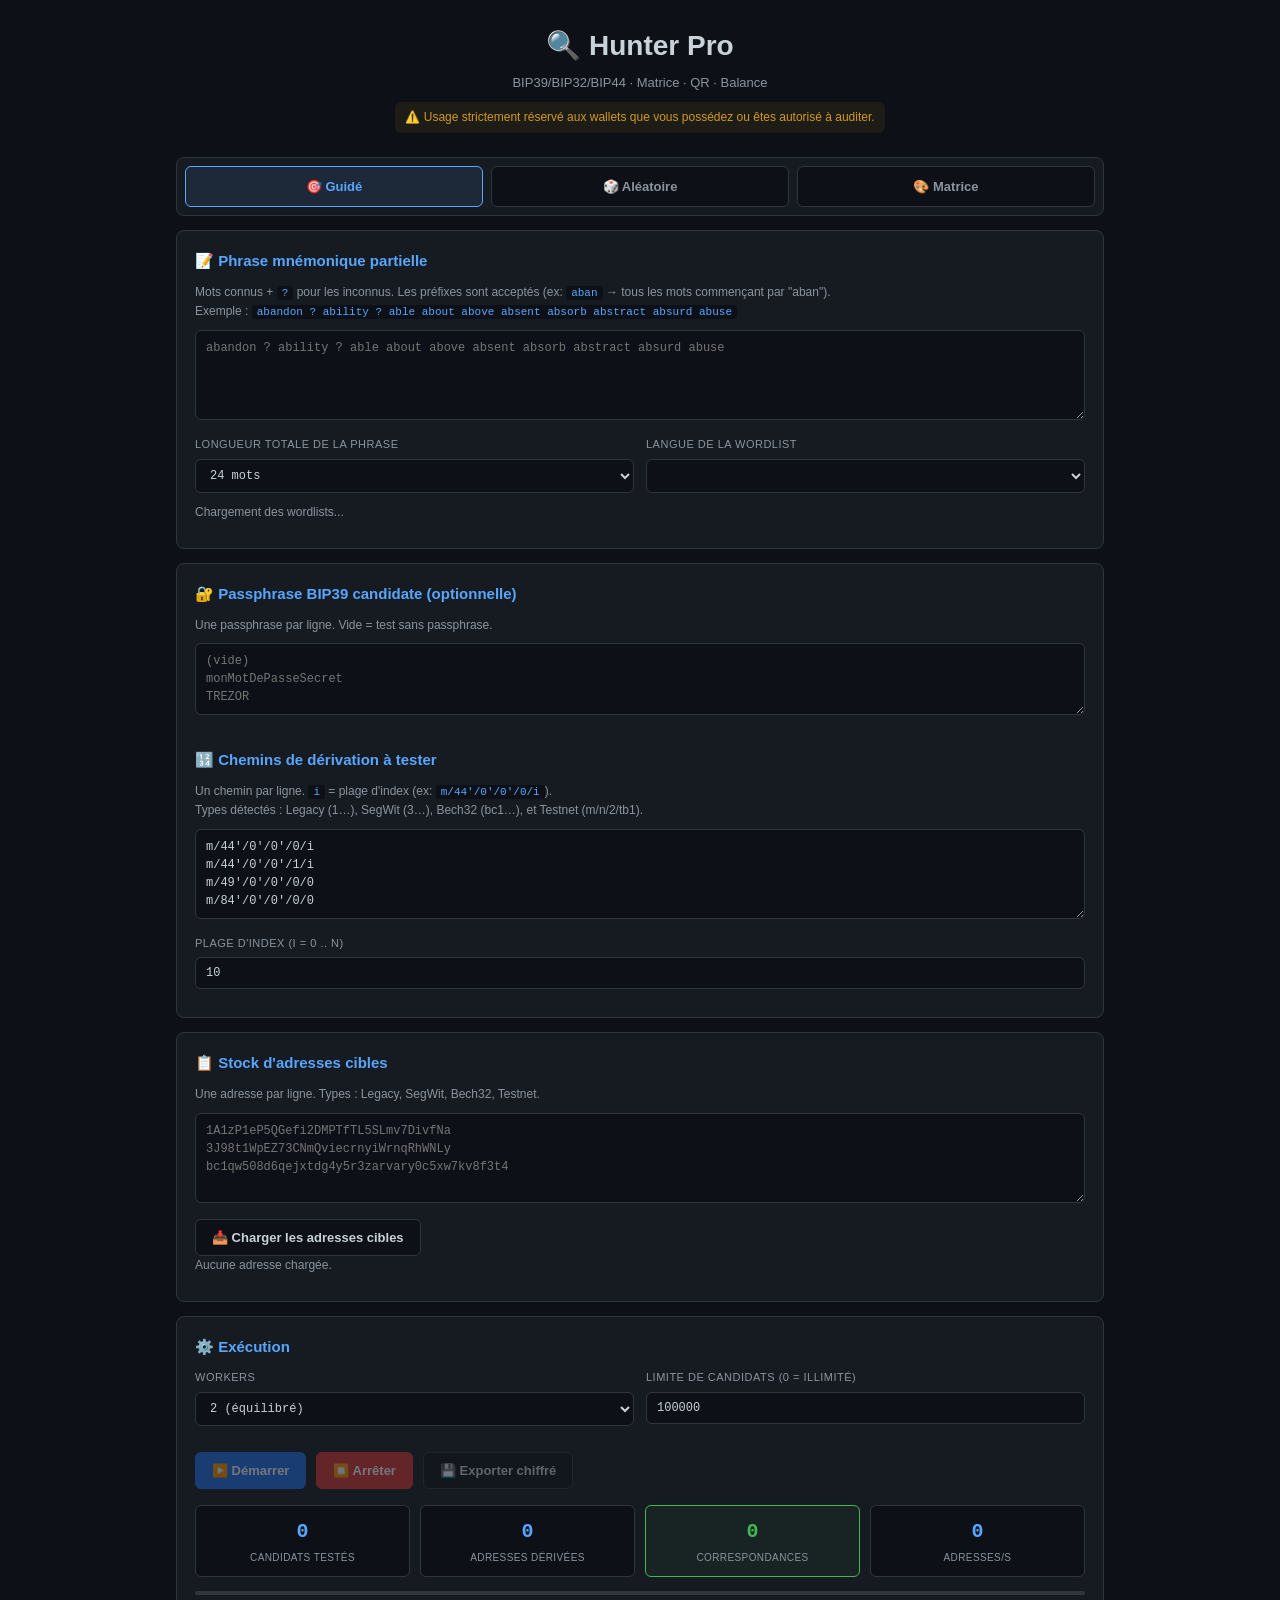
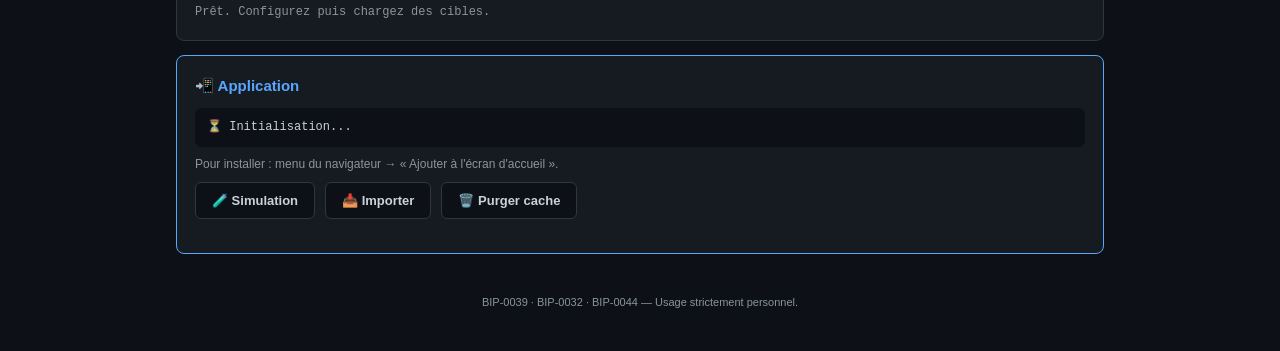
<file: index.html>
<!DOCTYPE html>
<html lang="fr">
<head>
  <meta charset="UTF-8">
  <meta name="viewport" content="width=device-width, initial-scale=1.0, viewport-fit=cover">
  <meta name="theme-color" content="#0d1117">
  <meta name="description" content="Hunter Pro — BIP39/BIP32/BIP44 + Matrice + QR + Balance">
  <meta name="mobile-web-app-capable" content="yes">
  <meta name="apple-mobile-web-app-capable" content="yes">
  <meta name="apple-mobile-web-app-status-bar-style" content="black-translucent">
  <meta name="apple-mobile-web-app-title" content="Hunter Pro">
  <link rel="manifest" href="manifest.webmanifest">
  <link rel="apple-touch-icon" href="icons/icon-192.png">
  <title>Hunter Pro — BIP39 + Matrice + QR</title>
  <link rel="stylesheet" href="style.css">
</head>
<body>
  <div class="container">
    <header>
      <h1>🔍 Hunter Pro</h1>
      <p class="subtitle">BIP39/BIP32/BIP44 · Matrice · QR · Balance</p>
      <p class="legal">⚠️ Usage strictement réservé aux wallets que vous possédez ou êtes autorisé à auditer.</p>
    </header>

    <!-- ============================================== -->
    <!--  ONGLETS DE MODE                                 -->
    <!-- ============================================== -->
    <div class="panel mode-panel">
      <div class="mode-tabs">
        <button class="mode-tab active" data-mode="guided">🎯 Guidé</button>
        <button class="mode-tab" data-mode="random">🎲 Aléatoire</button>
        <button class="mode-tab" data-mode="matrix">🎨 Matrice</button>
      </div>
    </div>

    <!-- ============================================== -->
    <!--  PANNEAU MODE GUIDÉ                              -->
    <!-- ============================================== -->
    <div id="guidedPanel">
      <div class="panel">
        <h2>📝 Phrase mnémonique partielle</h2>
        <p class="hint">
          Mots connus + <code>?</code> pour les inconnus. Les préfixes sont acceptés
          (ex: <code>aban</code> → tous les mots commençant par "aban").<br>
          Exemple : <code>abandon ? ability ? able about above absent absorb abstract absurd abuse</code>
        </p>
        <textarea id="mnemonicPattern" rows="4"
          placeholder="abandon ? ability ? able about above absent absorb abstract absurd abuse"></textarea>

        <div class="grid-2">
          <label>
            <span>Longueur totale de la phrase</span>
            <select id="phraseLength">
              <option value="12">12 mots</option>
              <option value="15">15 mots</option>
              <option value="18">18 mots</option>
              <option value="21">21 mots</option>
              <option value="24" selected>24 mots</option>
            </select>
          </label>
          <label>
            <span>Langue de la wordlist</span>
            <select id="wordlistLang"></select>
          </label>
        </div>
        <p class="hint" id="wordlistStatus">Chargement des wordlists...</p>
      </div>

      <div class="panel">
        <h2>🔐 Passphrase BIP39 candidate (optionnelle)</h2>
        <p class="hint">Une passphrase par ligne. Vide = test sans passphrase.</p>
        <textarea id="passphraseList" rows="3" placeholder="(vide)&#10;monMotDePasseSecret&#10;TREZOR"></textarea>

        <h2 style="margin-top:16px;">🔢 Chemins de dérivation à tester</h2>
        <p class="hint">
          Un chemin par ligne. <code>i</code> = plage d'index (ex: <code>m/44'/0'/0'/0/i</code>).<br>
          Types détectés : Legacy (1…), SegWit (3…), Bech32 (bc1…), et Testnet (m/n/2/tb1).
        </p>
        <textarea id="pathList" rows="4">m/44'/0'/0'/0/i
m/44'/0'/0'/1/i
m/49'/0'/0'/0/0
m/84'/0'/0'/0/0</textarea>

        <label>
          <span>Plage d'index (i = 0 .. N)</span>
          <input type="number" id="indexRange" value="10" min="1" max="1000">
        </label>
      </div>
    </div>

    <!-- ============================================== -->
    <!--  PANNEAU MODE ALÉATOIRE                          -->
    <!-- ============================================== -->
    <div id="randomPanel" style="display:none;">
      <div class="panel">
        <h2>🎲 Génération aléatoire</h2>
        <div class="grid-2">
          <label>
            <span>Nombre de mots</span>
            <select id="randomLength">
              <option value="12">12 mots</option>
              <option value="15">15 mots</option>
              <option value="18">18 mots</option>
              <option value="21">21 mots</option>
              <option value="24" selected>24 mots</option>
            </select>
          </label>
          <label>
            <span>Langue</span>
            <select id="randomLang"></select>
          </label>
        </div>
      </div>
    </div>

    <!-- ============================================== -->
    <!--  PANNEAU MODE MATRICE (nouveau !)                -->
    <!-- ============================================== -->
    <div id="matrixPanel" style="display:none;">
      <div class="panel">
        <h2>🎨 Matrice de bits (16×16 = 256 bits)</h2>
        <p class="hint">
          Cliquez sur un bit pour le basculer. Utilisez les flèches pour faire tourner
          les lignes/colonnes. Pulse = mutation aléatoire cryptographiquement sûre.
        </p>

        <div id="bitMatrix" class="bit-matrix"></div>

        <div class="matrix-controls">
          <button id="matrixClr" class="btn-secondary">🧹 Effacer</button>
          <button id="matrixRand" class="btn-secondary">🎲 Aléatoire sûr</button>
          <button id="matrixPulse" class="btn-secondary">💓 Pulse</button>
          <button id="matrixUp" class="btn-arrow" title="Rotation lignes ↑">⬆️</button>
          <button id="matrixDown" class="btn-arrow" title="Rotation lignes ↓">⬇️</button>
          <button id="matrixLeft" class="btn-arrow" title="Rotation lignes ←">⬅️</button>
          <button id="matrixRight" class="btn-arrow" title="Rotation lignes →">➡️</button>
        </div>

        <p class="hint warning" id="matrixWarning" style="display:none;">
          ⚠️ Pulse utilise <code>crypto.getRandomValues</code> mais ne remplace PAS
          un CSPRNG. Utilisez <strong>🎲 Aléatoire sûr</strong> pour une vraie clé.
        </p>

        <p class="hint" id="matrixValidity">
          Clé privée valide : <span id="matrixValidIcon">⏳</span>
        </p>
      </div>

      <!-- Clé privée en cours -->
      <div class="panel">
        <h2>🔑 Clé privée (matrice)</h2>
        <div class="field-row">
          <span class="field-label">HEX :</span>
          <code id="matrixHex" class="field-value">—</code>
        </div>
        <div class="field-row">
          <span class="field-label">WIF :</span>
          <code id="matrixWif" class="field-value masked">—</code>
          <button id="matrixWifToggle" class="btn-tiny">👁️</button>
        </div>
      </div>

      <!-- 4 adresses dérivées -->
      <div class="panel">
        <h2>📬 4 adresses dérivées</h2>
        <div class="address-list">
          <div class="address-row" id="matrixRowP2PKHc">
            <span class="address-label">P2PKH (compressée)</span>
            <code class="address-value" id="matrixAddrP2PKHc">—</code>
            <span class="address-balance" id="matrixBalP2PKHc">—</span>
          </div>
          <div class="address-row" id="matrixRowP2PKHu">
            <span class="address-label">P2PKH (non-comp.)</span>
            <code class="address-value" id="matrixAddrP2PKHu">—</code>
            <span class="address-balance" id="matrixBalP2PKHu">—</span>
          </div>
          <div class="address-row" id="matrixRowP2SH">
            <span class="address-label">P2SH-SegWit</span>
            <code class="address-value" id="matrixAddrP2SH">—</code>
            <span class="address-balance" id="matrixBalP2SH">—</span>
          </div>
          <div class="address-row" id="matrixRowBech32">
            <span class="address-label">Bech32</span>
            <code class="address-value" id="matrixAddrBech32">—</code>
            <span class="address-balance" id="matrixBalBech32">—</span>
          </div>
        </div>

        <div class="controls" style="margin-top:12px;">
          <label class="switch">
            <input type="checkbox" id="offlineToggle" checked>
            <span>🔒 Offline mode</span>
          </label>
          <select id="apiSelect">
            <option value="mempool">mempool.space</option>
            <option value="blockchair">blockchair.com</option>
          </select>
          <button id="btnCheckBalances" class="btn-secondary">💰 Vérifier soldes</button>
        </div>
      </div>

      <!-- QR code -->
      <div class="panel">
        <h2>📱 QR Code (adresse ou WIF)</h2>
        <div class="qr-section">
          <canvas id="qrCanvas" width="256" height="256" class="qr-canvas"></canvas>
          <div class="qr-controls">
            <input id="qrText" placeholder="adresse ou WIF" class="qr-input">
            <button id="qrGenBtn" class="btn-secondary">🎨 Générer QR</button>
            <button id="qrScanBtn" class="btn-secondary">📷 Scan caméra</button>
            <input type="file" id="qrFile" accept="image/*" style="display:none">
            <button id="qrFileBtn" class="btn-secondary">📁 Charger image</button>
            <video id="camPreview" autoplay playsinline muted class="camera-preview" style="display:none;"></video>
            <button id="qrStopBtn" class="btn-secondary" style="display:none;">⏹️ Arrêter caméra</button>
          </div>
        </div>
        <p class="hint" id="qrResult">Aucun QR généré.</p>
      </div>
    </div>

    <!-- ============================================== -->
    <!--  STOCK D'ADRESSES CIBLES (partagé)               -->
    <!-- ============================================== -->
    <div class="panel">
      <h2>📋 Stock d'adresses cibles</h2>
      <p class="hint">Une adresse par ligne. Types : Legacy, SegWit, Bech32, Testnet.</p>
      <textarea id="targetsInput" rows="4"
        placeholder="1A1zP1eP5QGefi2DMPTfTL5SLmv7DivfNa&#10;3J98t1WpEZ73CNmQviecrnyiWrnqRhWNLy&#10;bc1qw508d6qejxtdg4y5r3zarvary0c5xw7kv8f3t4"></textarea>
      <button id="loadTargetsBtn" class="btn-secondary">📥 Charger les adresses cibles</button>
      <p class="hint" id="targetsStatus">Aucune adresse chargée.</p>
    </div>

    <!-- ============================================== -->
    <!--  EXÉCUTION (partagé)                             -->
    <!-- ============================================== -->
    <div class="panel">
      <h2>⚙️ Exécution</h2>
      <div class="grid-2" style="margin-bottom:16px;">
        <label>
          <span>Workers</span>
          <select id="workerCount">
            <option value="1">1 (léger)</option>
            <option value="2" selected>2 (équilibré)</option>
            <option value="4">4 (performant)</option>
            <option value="8">8 (max)</option>
          </select>
        </label>
        <label>
          <span>Limite de candidats (0 = illimité)</span>
          <input type="number" id="candidateLimit" value="100000" min="0">
        </label>
      </div>

      <div class="controls">
        <button id="startBtn" class="btn-primary" disabled>▶️ Démarrer</button>
        <button id="stopBtn" class="btn-danger" disabled>⏹️ Arrêter</button>
        <button id="exportBtn" class="btn-secondary" disabled>💾 Exporter chiffré</button>
      </div>

      <div class="stats">
        <div class="stat-card">
          <span class="stat-value" id="statCandidates">0</span>
          <span class="stat-label">Candidats testés</span>
        </div>
        <div class="stat-card">
          <span class="stat-value" id="statAddresses">0</span>
          <span class="stat-label">Adresses dérivées</span>
        </div>
        <div class="stat-card highlight">
          <span class="stat-value" id="statMatches">0</span>
          <span class="stat-label">Correspondances</span>
        </div>
        <div class="stat-card">
          <span class="stat-value" id="statRate">0</span>
          <span class="stat-label">Adresses/s</span>
        </div>
      </div>

      <div class="progress-bar"><div class="progress-fill" id="progressFill"></div></div>
      <p class="status" id="statusText">Prêt. Configurez puis chargez des cibles.</p>
    </div>

    <!-- ============================================== -->
    <!--  APPLICATION (partagé)                           -->
    <!-- ============================================== -->
    <div class="panel pwa-panel">
      <h2>📲 Application</h2>
      <div class="server-status">
        <span id="serverStatus">⏳ Initialisation...</span>
        <span id="installBtn" class="btn-install" hidden>📲 Installer</span>
      </div>
      <p class="hint" id="pwaHint">
        Pour installer : menu du navigateur → « Ajouter à l'écran d'accueil ».
      </p>
      <div class="controls">
        <button id="simulateBtn" class="btn-secondary">🧪 Simulation</button>
        <button id="importBtn" class="btn-secondary">📥 Importer</button>
        <input type="file" id="importFile" accept=".json" hidden>
        <button id="purgeCacheBtn" class="btn-secondary">🗑️ Purger cache</button>
      </div>
    </div>

    <!-- ============================================== -->
    <!--  RÉSULTATS                                       -->
    <!-- ============================================== -->
    <div class="panel results-panel" id="resultsPanel" style="display:none;">
      <h2>🎯 Correspondances trouvées</h2>
      <div id="resultsList"></div>
    </div>

    <footer>
      <p>BIP-0039 · BIP-0032 · BIP-0044 — Usage strictement personnel.</p>
    </footer>
  </div>

  <script src="qrcode-lib.js"></script>
  <script type="module" src="app.js"></script>
</body>
</html>
</file>
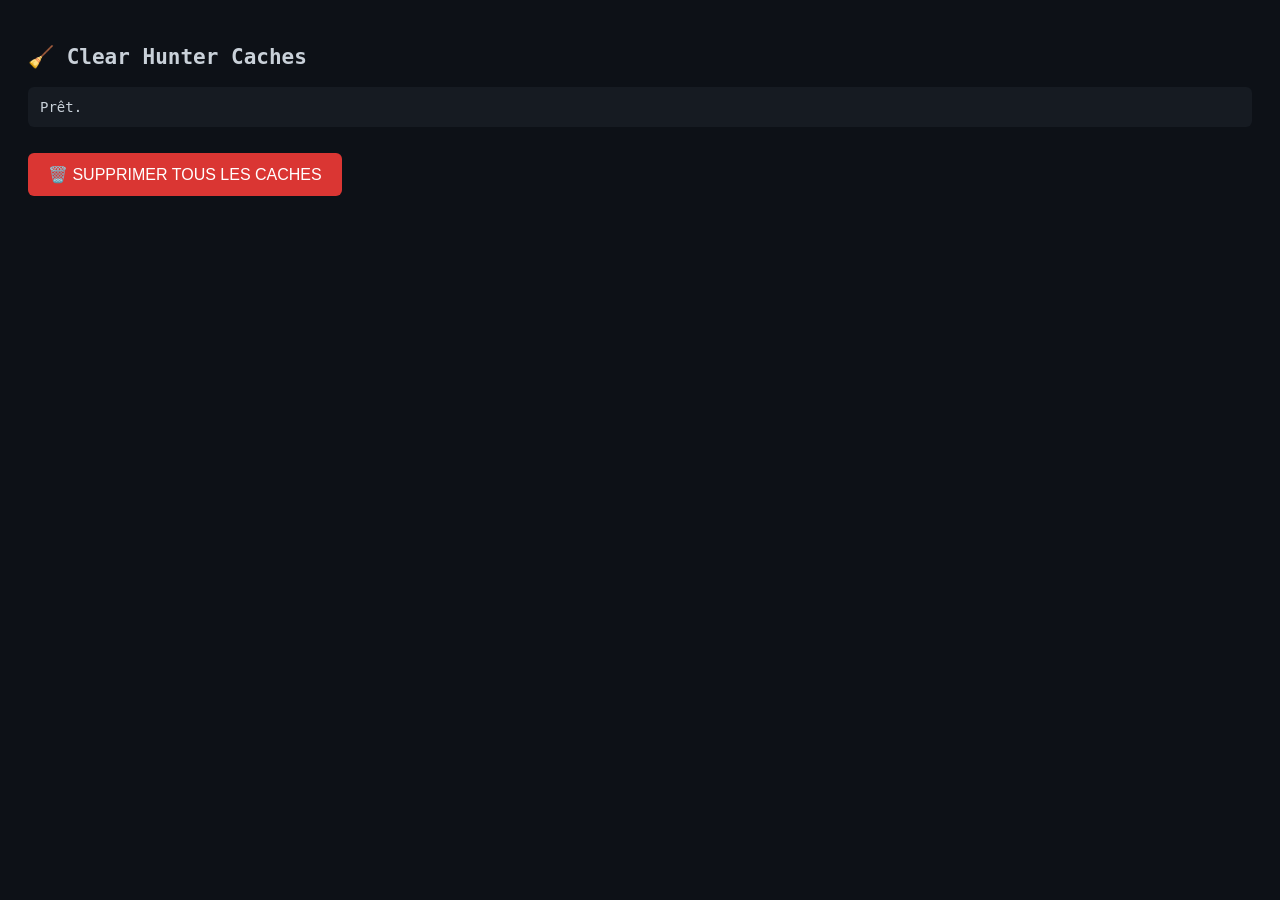
<file: clear.html>
<!DOCTYPE html>
<html>
<head>
  <meta charset="UTF-8">
  <title>Clear Caches</title>
  <style>
    body { background: #0d1117; color: #c9d1d9; font-family: monospace;
           padding: 20px; font-size: 14px; }
    pre { background: #161b22; padding: 12px; border-radius: 6px; }
    button { background: #da3633; color: white; border: none;
             padding: 12px 20px; border-radius: 6px; font-size: 16px;
             margin: 12px 0; }
    .ok { color: #3fb950; } .err { color: #f85149; }
  </style>
</head>
<body>
  <h2>🧹 Clear Hunter Caches</h2>
  <pre id="out">Prêt.</pre>
  <button id="btn">🗑️ SUPPRIMER TOUS LES CACHES</button>

  <script>
    const out = document.getElementById('out');
    document.getElementById('btn').onclick = async () => {
      out.textContent = 'Suppression en cours...\n';
      try {
        const keys = await caches.keys();
        for (const k of keys) {
          if (k.startsWith('hunter-')) {
            await caches.delete(k);
            out.textContent += '✅ Supprimé: ' + k + '\n';
          }
        }
        const regs = await navigator.serviceWorker.getRegistrations();
        for (const r of regs) {
          await r.unregister();
          out.textContent += '✅ Unregistered: ' + r.scope + '\n';
        }
        out.textContent += '\n🎉 Terminé. Recharge la page principale.';
      } catch (e) {
        out.textContent += '❌ Erreur: ' + e.message;
      }
    };
  </script>
</body>
</html>
</file>
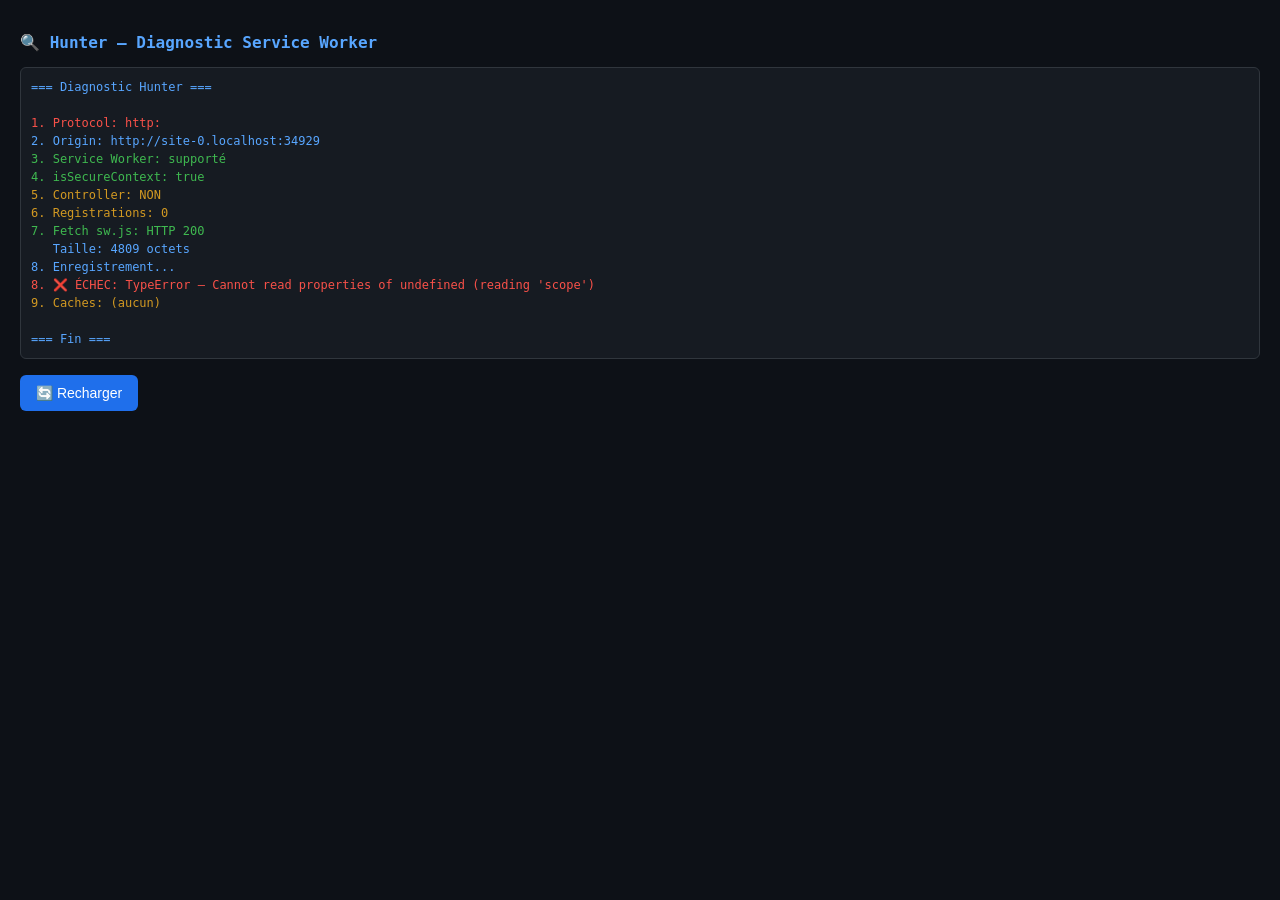
<file: debug.html>
<!DOCTYPE html>
<html>
<head>
  <meta charset="UTF-8">
  <meta name="viewport" content="width=device-width, initial-scale=1.0">
  <title>Hunter — Diagnostic SW</title>
  <style>
    body { background: #0d1117; color: #c9d1d9; font-family: monospace;
           font-size: 13px; padding: 12px; line-height: 1.5; }
    .ok { color: #3fb950; } .err { color: #f85149; }
    .warn { color: #d29922; } .info { color: #58a6ff; }
    h1 { color: #58a6ff; font-size: 16px; margin-bottom: 12px; }
    pre { background: #161b22; padding: 10px; border-radius: 6px;
          border: 1px solid #30363d; white-space: pre-wrap;
          word-break: break-all; margin: 8px 0; font-size: 12px; }
    button { background: #1f6feb; color: white; border: none;
             padding: 10px 16px; border-radius: 6px;
             font-size: 14px; margin: 8px 0; }
  </style>
</head>
<body>
  <h1>🔍 Hunter — Diagnostic Service Worker</h1>
  <pre id="out">Chargement...</pre>
  <button onclick="location.reload()">🔄 Recharger</button>
  <script>
    const out = document.getElementById('out');
    let buf = '';
    function log(msg, cls) {
      const esc = msg.replace(/&/g,'&amp;').replace(/</g,'&lt;').replace(/>/g,'&gt;');
      buf += (cls ? '<span class="' + cls + '">' + esc + '</span>' : esc) + '\n';
      out.innerHTML = buf;
    }

    (async function run() {
      log('=== Diagnostic Hunter ===\n', 'info');
      log('1. Protocol: ' + location.protocol,
          location.protocol === 'https:' ? 'ok' : 'err');
      log('2. Origin: ' + location.origin, 'info');

      if (!('serviceWorker' in navigator)) {
        log('3. Service Worker: NON SUPPORTÉ', 'err');
        return;
      }
      log('3. Service Worker: supporté', 'ok');
      log('4. isSecureContext: ' + window.isSecureContext,
          window.isSecureContext ? 'ok' : 'err');
      log('5. Controller: ' + (navigator.serviceWorker.controller ? 'OUI' : 'NON'),
          navigator.serviceWorker.controller ? 'ok' : 'warn');

      try {
        const regs = await navigator.serviceWorker.getRegistrations();
        log('6. Registrations: ' + regs.length,
            regs.length > 0 ? 'ok' : 'warn');
        regs.forEach((r, i) => log('   [' + i + '] ' + r.scope, 'info'));
      } catch (e) {
        log('6. Erreur: ' + e.message, 'err');
      }

      try {
        const res = await fetch('./sw.js', { cache: 'no-store' });
        log('7. Fetch sw.js: HTTP ' + res.status, res.ok ? 'ok' : 'err');
        const text = await res.text();
        log('   Taille: ' + text.length + ' octets', 'info');
      } catch (e) {
        log('7. Erreur fetch: ' + e.message, 'err');
      }

      try {
        log('8. Enregistrement...', 'info');
        const reg = await navigator.serviceWorker.register('./sw.js', { scope: './' });
        log('   ✅ Enregistré: ' + reg.scope, 'ok');
        const state = reg.active ? 'active' :
                      reg.installing ? 'installing' :
                      reg.waiting ? 'waiting' : 'unknown';
        log('   State: ' + state, 'info');
      } catch (e) {
        log('8. ❌ ÉCHEC: ' + e.name + ' — ' + e.message, 'err');
      }

      try {
        const keys = await caches.keys();
        log('9. Caches: ' + (keys.length ? keys.join(', ') : '(aucun)'),
            keys.length ? 'ok' : 'warn');
      } catch (e) {
        log('9. Erreur caches: ' + e.message, 'err');
      }

      log('\n=== Fin ===', 'info');
    })();
  </script>
</body>
</html>
</file>
<file: style.css>
:root {
  --bg: #0d1117;
  --panel: #161b22;
  --border: #30363d;
  --text: #c9d1d9;
  --text-dim: #8b949e;
  --accent: #58a6ff;
  --success: #3fb950;
  --danger: #f85149;
  --warning: #d29922;
}

* { box-sizing: border-box; margin: 0; padding: 0; }

body {
  background: var(--bg);
  color: var(--text);
  font-family: -apple-system, BlinkMacSystemFont, 'Segoe UI', Roboto, sans-serif;
  font-size: 14px;
  line-height: 1.6;
  min-height: 100vh;
}

.container { max-width: 960px; margin: 0 auto; padding: 24px 16px; }
header { text-align: center; margin-bottom: 24px; }
h1 { font-size: 28px; margin-bottom: 4px; }
h2 { font-size: 15px; margin-bottom: 10px; color: var(--accent); }
.subtitle { color: var(--text-dim); font-size: 13px; }
.legal {
  color: var(--warning); font-size: 12px; margin-top: 8px; padding: 6px 10px;
  background: rgba(210, 153, 34, 0.08); border-radius: 6px; display: inline-block;
}

.panel {
  background: var(--panel); border: 1px solid var(--border);
  border-radius: 8px; padding: 18px; margin-bottom: 14px;
}

.hint { color: var(--text-dim); font-size: 12px; margin-bottom: 8px; }
.hint code {
  background: var(--bg); padding: 1px 5px; border-radius: 3px;
  font-size: 11px; color: var(--accent);
}

textarea, input[type="number"], input[type="text"], select {
  width: 100%; background: var(--bg); color: var(--text);
  border: 1px solid var(--border); border-radius: 6px;
  padding: 8px 10px; font-family: 'SF Mono', Consolas, monospace; font-size: 12px;
}

textarea { resize: vertical; margin-bottom: 10px; line-height: 1.5; }
textarea:focus, input:focus, select:focus { outline: none; border-color: var(--accent); }

.grid-2 { display: grid; grid-template-columns: 1fr 1fr; gap: 12px; }
label { display: flex; flex-direction: column; gap: 5px; margin-bottom: 10px; }
label span { font-size: 11px; color: var(--text-dim); text-transform: uppercase; letter-spacing: 0.5px; }

.mode-panel { padding: 8px; }
.mode-tabs { display: flex; gap: 8px; }
.mode-tab {
  flex: 1; background: var(--bg); color: var(--text-dim);
  border: 1px solid var(--border); padding: 12px; border-radius: 6px;
  cursor: pointer; font-size: 13px; font-weight: 600; transition: all 0.15s;
}
.mode-tab.active {
  background: rgba(88, 166, 255, 0.1);
  border-color: var(--accent); color: var(--accent);
}

.controls { display: flex; gap: 10px; flex-wrap: wrap; margin-bottom: 16px; }

button {
  border: 1px solid var(--border); border-radius: 6px; padding: 10px 16px;
  font-size: 13px; font-weight: 600; cursor: pointer; transition: all 0.15s;
  background: var(--bg); color: var(--text); font-family: inherit;
}
button:hover:not(:disabled) { border-color: var(--accent); background: #1c2128; }
button:disabled { opacity: 0.4; cursor: not-allowed; }
.btn-primary { background: #1f6feb; border-color: #1f6feb; color: #fff; }
.btn-primary:hover:not(:disabled) { background: #388bfd; }
.btn-danger { background: #da3633; border-color: #da3633; color: #fff; }
.btn-danger:hover:not(:disabled) { background: #f85149; }
.btn-secondary { background: var(--bg); }

.stats { display: grid; grid-template-columns: repeat(4, 1fr); gap: 10px; margin-bottom: 14px; }
.stat-card {
  background: var(--bg); border: 1px solid var(--border);
  border-radius: 6px; padding: 10px; text-align: center;
}
.stat-card.highlight { border-color: var(--success); background: rgba(63, 185, 80, 0.05); }
.stat-value { display: block; font-size: 20px; font-weight: 700; color: var(--accent); font-family: 'SF Mono', monospace; }
.stat-card.highlight .stat-value { color: var(--success); }
.stat-label { display: block; font-size: 10px; color: var(--text-dim); text-transform: uppercase; letter-spacing: 0.4px; margin-top: 2px; }

.progress-bar { height: 4px; background: var(--border); border-radius: 2px; overflow: hidden; margin-bottom: 8px; }
.progress-fill { height: 100%; width: 0%; background: linear-gradient(90deg, var(--accent), var(--success)); transition: width 0.3s; }
.status { font-size: 12px; color: var(--text-dim); font-family: 'SF Mono', monospace; word-break: break-word; }

.results-panel { border-color: var(--success); }
.result-item {
  background: var(--bg); border: 1px solid var(--border); border-radius: 6px;
  padding: 12px; margin-bottom: 10px; font-family: 'SF Mono', monospace; font-size: 12px;
}
.result-item .label { color: var(--text-dim); font-size: 10px; text-transform: uppercase; letter-spacing: 0.5px; margin-top: 8px; }
.result-item .label:first-child { margin-top: 0; }
.result-item .value { color: var(--success); word-break: break-all; }
.result-item .mnemonic {
  color: var(--warning); background: rgba(210, 153, 34, 0.08);
  padding: 6px 8px; border-radius: 4px; margin-top: 4px; word-break: break-word;
}

.pwa-panel { border-color: var(--accent); }
.server-status {
  display: flex;
  align-items: center;
  gap: 12px;
  justify-content: space-between;
  margin-bottom: 8px;
  padding: 10px 12px;
  background: var(--bg);
  border-radius: 6px;
  font-family: 'SF Mono', monospace;
  font-size: 12px;
}
.btn-install {
  background: var(--success);
  color: #fff;
  padding: 6px 14px;
  border-radius: 6px;
  cursor: pointer;
  font-weight: 600;
  font-size: 12px;
  transition: transform 0.15s;
}
.btn-install:hover { transform: scale(1.05); }

footer { text-align: center; color: var(--text-dim); font-size: 11px; margin-top: 24px; padding: 16px; }

@media (max-width: 700px) {
  .stats { grid-template-columns: 1fr 1fr; }
  .grid-2 { grid-template-columns: 1fr; }
  .controls { flex-direction: column; }
  button { width: 100%; }
  .mode-tabs { flex-direction: column; }
}

@supports (padding: max(0px)) {
  body {
    padding-left: env(safe-area-inset-left);
    padding-right: env(safe-area-inset-right);
    padding-bottom: env(safe-area-inset-bottom);
  }
}

@media (display-mode: standalone) {
  /* En mode PWA installée : masquer seulement le bandeau "Installer" */
  #installBtn { display: none !important; }
  #pwaHint { display: none !important; }
  /* Le panneau .pwa-panel reste visible pour Purger cache / Simulation / Importer */
}

/* ============================================================ */
/*  MATRICE 16×16                                                */
/* ============================================================ */
.bit-matrix {
  display: grid;
  grid-template-columns: repeat(16, 1fr);
  gap: 2px;
  background: var(--border);
  padding: 3px;
  border-radius: 8px;
  max-width: 480px;
  margin: 0 auto 16px;
  aspect-ratio: 1 / 1;
}

.bit-matrix .bit {
  aspect-ratio: 1 / 1;
  background: var(--bg);
  border-radius: 2px;
  transition: background 0.1s, transform 0.1s;
  cursor: pointer;
  touch-action: manipulation;
  user-select: none;
}

.bit-matrix .bit:hover {
  transform: scale(1.08);
}

.bit-matrix .bit.on {
  background: linear-gradient(180deg, #ffea66 0%, #ffd600 100%);
  box-shadow: inset 0 2px 6px rgba(255, 214, 0, 0.25);
}

.matrix-controls {
  display: flex;
  flex-wrap: wrap;
  gap: 8px;
  justify-content: center;
  margin-bottom: 12px;
}

.matrix-controls button {
  padding: 8px 12px;
  font-size: 12px;
}

.btn-arrow {
  min-width: 44px;
  font-size: 16px;
  padding: 8px;
}

.hint.warning {
  color: var(--warning);
  background: rgba(210, 153, 34, 0.08);
  padding: 8px 10px;
  border-radius: 6px;
  border-left: 3px solid var(--warning);
}

/* ============================================================ */
/*  CLÉ PRIVÉE / WIF                                             */
/* ============================================================ */
.field-row {
  display: flex;
  align-items: center;
  gap: 10px;
  padding: 8px 10px;
  background: var(--bg);
  border-radius: 6px;
  margin-bottom: 8px;
  font-family: 'SF Mono', Consolas, monospace;
  font-size: 12px;
}

.field-label {
  color: var(--text-dim);
  font-size: 11px;
  text-transform: uppercase;
  letter-spacing: 0.5px;
  flex-shrink: 0;
  min-width: 50px;
}

.field-value {
  flex: 1;
  color: var(--accent);
  word-break: break-all;
  font-size: 12px;
}

.field-value.masked {
  filter: blur(4px);
  user-select: none;
  cursor: pointer;
}

.field-value.masked.revealed {
  filter: none;
}

.btn-tiny {
  background: var(--bg);
  border: 1px solid var(--border);
  border-radius: 4px;
  padding: 4px 8px;
  font-size: 12px;
  cursor: pointer;
  color: var(--text);
}

.btn-tiny:hover {
  border-color: var(--accent);
}

/* ============================================================ */
/*  ADRESSES + BALANCES                                          */
/* ============================================================ */
.address-list {
  display: flex;
  flex-direction: column;
  gap: 8px;
}

.address-row {
  display: grid;
  grid-template-columns: 140px 1fr 100px;
  gap: 10px;
  align-items: center;
  padding: 10px;
  background: var(--bg);
  border: 1px solid var(--border);
  border-radius: 6px;
  font-size: 12px;
  transition: border-color 0.2s;
}

.address-row.funded {
  border-color: var(--success);
  background: rgba(63, 185, 80, 0.05);
}

.address-row.error {
  border-color: var(--danger);
  background: rgba(248, 81, 73, 0.05);
}

.address-label {
  color: var(--text-dim);
  font-size: 11px;
  text-transform: uppercase;
  letter-spacing: 0.4px;
}

.address-value {
  font-family: 'SF Mono', Consolas, monospace;
  color: var(--accent);
  word-break: break-all;
  cursor: pointer;
  user-select: all;
}

.address-value:active {
  color: var(--success);
}

.address-balance {
  text-align: right;
  font-family: 'SF Mono', Consolas, monospace;
  font-size: 11px;
  color: var(--text-dim);
}

.address-row.funded .address-balance {
  color: var(--success);
  font-weight: 700;
}

.address-row.error .address-balance {
  color: var(--danger);
}

/* ============================================================ */
/*  QR CODE                                                      */
/* ============================================================ */
.qr-section {
  display: grid;
  grid-template-columns: auto 1fr;
  gap: 16px;
  align-items: start;
}

@media (max-width: 600px) {
  .qr-section {
    grid-template-columns: 1fr;
  }
}

.qr-canvas {
  width: 256px;
  height: 256px;
  background: #ffffff;
  border-radius: 8px;
  border: 1px solid var(--border);
  image-rendering: pixelated;
}

.qr-controls {
  display: flex;
  flex-direction: column;
  gap: 8px;
}

.qr-input {
  padding: 8px 10px;
  background: var(--bg);
  color: var(--text);
  border: 1px solid var(--border);
  border-radius: 6px;
  font-family: 'SF Mono', monospace;
  font-size: 12px;
}

.camera-preview {
  width: 100%;
  max-width: 320px;
  border-radius: 8px;
  background: #000;
  border: 1px solid var(--border);
}

/* ============================================================ */
/*  TOGGLE / SWITCH                                              */
/* ============================================================ */
.switch {
  display: inline-flex;
  align-items: center;
  gap: 8px;
  padding: 8px 12px;
  background: var(--bg);
  border: 1px solid var(--border);
  border-radius: 6px;
  cursor: pointer;
  font-size: 12px;
  user-select: none;
}

.switch:hover {
  border-color: var(--accent);
}

.switch input[type="checkbox"] {
  width: 16px;
  height: 16px;
  accent-color: var(--accent);
  cursor: pointer;
}

/* ============================================================ */
/*  BOUTON ALÉATOIRE SÛR                                         */
/* ============================================================ */
#matrixRand {
  background: linear-gradient(180deg, #1f6feb, #1560c4);
  border-color: #1f6feb;
  color: #fff;
}

#matrixRand:hover {
  background: linear-gradient(180deg, #388bfd, #1f6feb);
}

/* ============================================================ */
/*  RESPONSIVE MATRICE                                           */
/* ============================================================ */
@media (max-width: 520px) {
  .bit-matrix {
    max-width: 100%;
  }

  .address-row {
    grid-template-columns: 1fr;
    gap: 4px;
  }

  .address-balance {
    text-align: left;
  }

  .field-row {
    flex-wrap: wrap;
  }

  .qr-canvas {
    width: 100%;
    height: auto;
    aspect-ratio: 1 / 1;
  }
}
</file>
